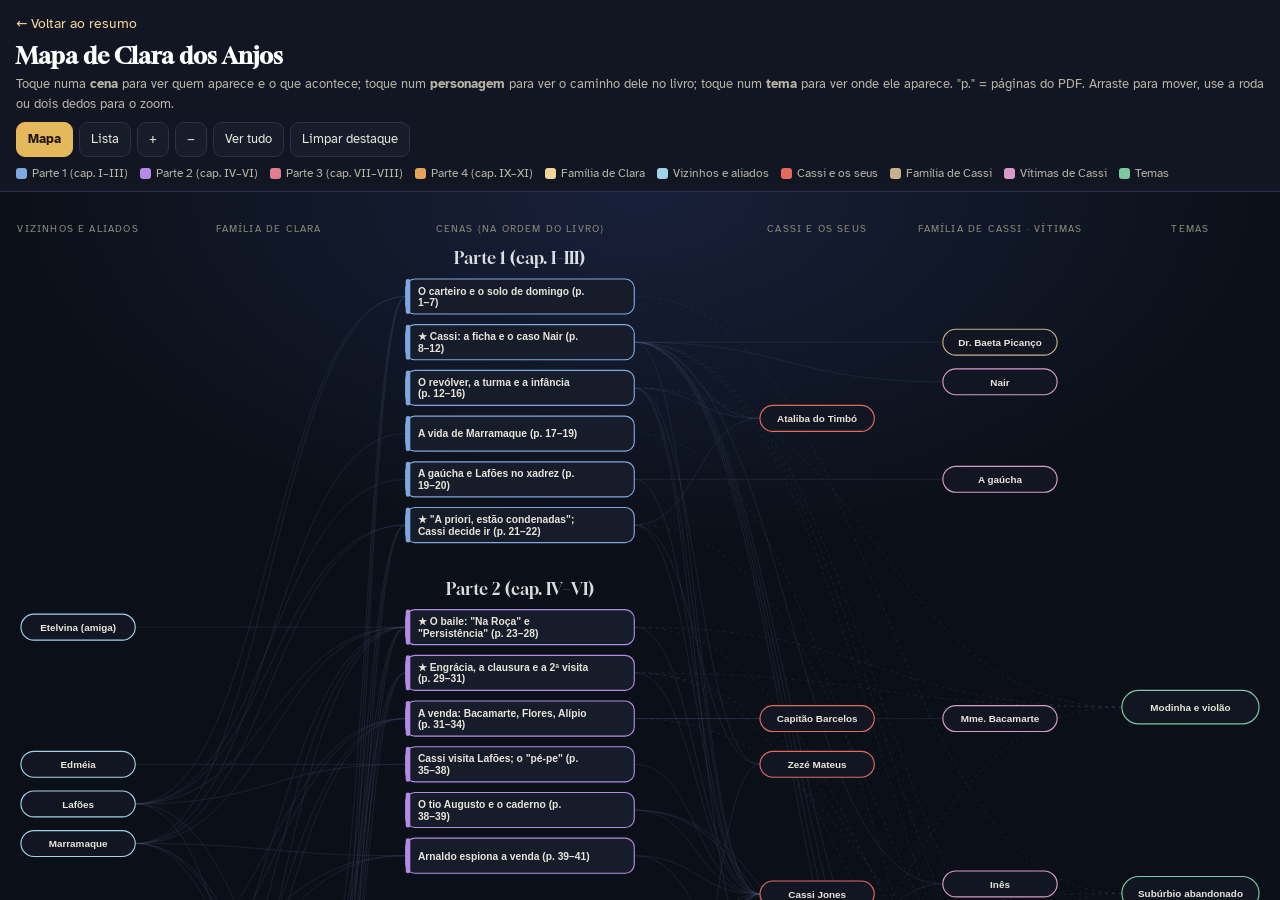
<file: mapa.html>
<!doctype html>
<html lang="pt-BR">
<head>
<meta charset="utf-8">
<meta name="viewport" content="width=device-width, initial-scale=1, viewport-fit=cover">
<meta name="description" content="Mapa mental interativo de Clara dos Anjos: personagens, cenas e temas ligados.">
<title>Mapa de Clara dos Anjos</title>
<link rel="preconnect" href="https://fonts.googleapis.com">
<link rel="preconnect" href="https://fonts.gstatic.com" crossorigin>
<link href="https://fonts.googleapis.com/css2?family=Gloock&family=Atkinson+Hyperlegible:wght@400;700&display=swap" rel="stylesheet">
<link rel="icon" href="img/favicon.svg" type="image/svg+xml">
<style>
:root{--bg:#0b1018;--bg2:#121623;--card:#171c2b;--card2:#1d2335;--line:#2a3148;--txt:#e9e4d8;--txt2:#b9b3a6;--muted:#8c8778;--ouro:#e6b85c;--ouro2:#f3d59a;
--p1:#7fa7e0;--p2:#b48ae6;--p3:#e27d8f;--p4:#e6a35c;--tema:#7cc8a0;--fam:#f3d59a;--ali:#9fd3e8;--cas:#e46a5c;--vit:#d99ac8;--fcas:#c8b08a;color-scheme:dark}
*{box-sizing:border-box}
html,body{margin:0;height:100%;background:var(--bg);color:var(--txt);font:15px/1.5 "Atkinson Hyperlegible",system-ui,sans-serif}
header{padding:12px 16px 8px;border-bottom:1px solid var(--line);background:var(--bg2)}
header a{color:var(--ouro2);text-decoration:none;font-size:.9rem}
h1{font-family:Gloock,Georgia,serif;font-size:1.5rem;margin:4px 0 2px;color:#fff}
.intro{margin:0;color:var(--txt2);font-size:.88rem}
.bar{display:flex;flex-wrap:wrap;gap:6px;margin-top:8px;align-items:center}
.bar button{font:inherit;font-size:.85rem;padding:7px 11px;border-radius:9px;border:1px solid var(--line);background:var(--card);color:var(--txt);cursor:pointer}
.bar button.on{background:var(--ouro);color:#1b1406;border-color:var(--ouro);font-weight:700}
.bar button:hover{border-color:var(--ouro)}
.leg{display:flex;flex-wrap:wrap;gap:6px 12px;margin-top:8px;font-size:.78rem;color:var(--txt2)}
.leg span{display:inline-flex;align-items:center;gap:5px;cursor:pointer}
.leg span.off{opacity:.35}
.leg i{width:11px;height:11px;border-radius:3px;display:inline-block}
#wrap{position:relative;height:calc(100% - 150px);min-height:420px}
#svg{width:100%;height:100%;display:block;touch-action:none;cursor:grab;background:radial-gradient(900px 500px at 50% 0%,#18203a 0%,transparent 70%)}
#svg.drag{cursor:grabbing}
.edge{fill:none;stroke:#4a5578;stroke-width:1.1;opacity:.28;transition:opacity .2s}
.edge.hi{opacity:1;stroke-width:2.2}
.node{cursor:pointer;transition:opacity .2s}
.node rect{stroke-width:1.5}
.node text{font-family:Inter,sans-serif;pointer-events:none}
.dim .node{opacity:.18}.dim .edge{opacity:.05}
.dim .node.hi{opacity:1}.dim .edge.hi{opacity:1}
.node.sel rect{stroke:#fff;stroke-width:3}
.plabel{font-family:Gloock,serif;font-size:22px;fill:#fff;opacity:.85}
.collabel{font-size:13px;fill:var(--muted);letter-spacing:.12em;text-transform:uppercase}
#painel{position:absolute;right:12px;top:12px;width:min(380px,calc(100% - 24px));max-height:calc(100% - 24px);overflow:auto;background:rgba(23,28,43,.97);border:1px solid var(--line);border-radius:16px;padding:14px 16px;box-shadow:0 20px 50px rgba(0,0,0,.5);display:none}
#painel.on{display:block}
#painel h2{font-family:Gloock,serif;font-size:1.25rem;margin:4px 0 4px;color:#fff}
#painel .tipo{font-size:.72rem;letter-spacing:.14em;text-transform:uppercase;color:var(--ouro)}
#painel .pg{color:var(--muted);font-size:.85rem}
#painel p{color:var(--txt2);margin:.5em 0}
#painel ul{padding-left:1.1em;margin:.3em 0}
#painel li button{all:unset;cursor:pointer;color:var(--ouro2)}
#painel li button:hover{text-decoration:underline}
#painel .abrir{display:inline-block;margin-top:8px;background:var(--ouro);color:#1b1406;font-weight:700;padding:8px 12px;border-radius:10px;text-decoration:none}
#painel .fechar{position:absolute;right:10px;top:8px;background:none;border:0;color:var(--txt2);font-size:1.4rem;cursor:pointer}
#lista{display:none;padding:14px 16px 60px;max-width:900px;margin:0 auto}
#lista h3{font-family:Gloock,serif;color:#fff;margin:18px 0 6px}
#lista .it{display:block;width:100%;text-align:left;font:inherit;background:var(--card);border:1px solid var(--line);border-left:4px solid var(--c);color:var(--txt);border-radius:10px;padding:9px 12px;margin:6px 0;cursor:pointer}
#lista .it small{color:var(--muted)}
#lista .it:hover{border-color:var(--ouro)}
@media(max-width:700px){#painel{top:auto;bottom:10px;max-height:55%}h1{font-size:1.2rem}.intro{font-size:.78rem}.bar button{padding:6px 9px;font-size:.8rem}.leg{flex-wrap:nowrap;overflow-x:auto;white-space:nowrap;padding-bottom:4px}}
</style>
</head>
<body>
<header>
  <a href="index.html">← Voltar ao resumo</a>
  <h1>Mapa de Clara dos Anjos</h1>
  <p class="intro">Toque numa <b>cena</b> para ver quem aparece e o que acontece; toque num <b>personagem</b> para ver o caminho dele no livro; toque num <b>tema</b> para ver onde ele aparece. "p." = páginas do PDF. Arraste para mover, use a roda ou dois dedos para o zoom.</p>
  <div class="bar">
    <button id="bMapa" class="on" type="button">Mapa</button>
    <button id="bLista" type="button">Lista</button>
    <button id="bMais" type="button" aria-label="Aumentar zoom">+</button>
    <button id="bMenos" type="button" aria-label="Diminuir zoom">−</button>
    <button id="bTudo" type="button">Ver tudo</button>
    <button id="bLimpa" type="button">Limpar destaque</button>
  </div>
  <div class="leg" id="leg"></div>
</header>
<div id="wrap">
  <svg id="svg" xmlns="http://www.w3.org/2000/svg" aria-label="Mapa mental de personagens, cenas e temas"><g id="cam"><g id="edges"></g><g id="labels"></g><g id="nodes"></g></g></svg>
  <aside id="painel" aria-live="polite"></aside>
</div>
<div id="lista"></div>

<script>
const GRUPOS = {
  p1:{nome:'Parte 1 (cap. I–III)',cor:'var(--p1)',hex:'#7fa7e0'},
  p2:{nome:'Parte 2 (cap. IV–VI)',cor:'var(--p2)',hex:'#b48ae6'},
  p3:{nome:'Parte 3 (cap. VII–VIII)',cor:'var(--p3)',hex:'#e27d8f'},
  p4:{nome:'Parte 4 (cap. IX–XI)',cor:'var(--p4)',hex:'#e6a35c'},
  fam:{nome:'Família de Clara',cor:'var(--fam)',hex:'#f3d59a'},
  ali:{nome:'Vizinhos e aliados',cor:'var(--ali)',hex:'#9fd3e8'},
  cas:{nome:'Cassi e os seus',cor:'var(--cas)',hex:'#e46a5c'},
  fcas:{nome:'Família de Cassi',cor:'var(--fcas)',hex:'#c8b08a'},
  vit:{nome:'Vítimas de Cassi',cor:'var(--vit)',hex:'#d99ac8'},
  tema:{nome:'Temas',cor:'var(--tema)',hex:'#7cc8a0'}
};

const CENAS = [
 {id:'s1',g:'p1',t:'O carteiro e o solo de domingo',pg:'p. 1–7',a:'cap1',star:0,p:['joaquim','engracia','clara','marramaque','lafoes'],
  d:'Joaquim, carteiro e flautista de Diamantina, sua casa no subúrbio, os "bíblias" da chácara. No solo debaixo do tamarineiro, Lafões propõe trazer Cassi ao aniversário e Marramaque explode: "semelhante pústula". Clara: "Quem seria esse Cassi?"'},
 {id:'s2',g:'p1',t:'Cassi: a ficha e o caso Nair',pg:'p. 8–12',a:'cap2',star:1,p:['cassi','salustiana','manuel','catarina','irene','nair','ines','baeta','ataliba'],
  d:'Quase dez defloramentos, a mãe que o livra por preconceito ("Mas é a sexta moça, Salustiana!"), o Lord Jones inventado. Nair seduzida por carta; a mãe dela se mata com lisol; o pai: "Quedê ele?". Cassi vai para o porão, com os galos de briga.'},
 {id:'s3',g:'p1',t:'O revólver, a turma e a infância',pg:'p. 12–16',a:'cap2',star:0,p:['cassi','ataliba','zeze','arnaldo'],
  d:'O irmão da normalista ameaça Cassi com um Smith & Wesson e ele recua (depois mente à turma). A turma: Timbó, Zezé Mateus, Franco Sousa, Arnaldo. Infância: Salesianos, canos de chumbo, aprendiz de tipógrafo. O método frio de sedução: "o violão e a modinha eram seus cúmplices".'},
 {id:'s4',g:'p1',t:'A vida de Marramaque',pg:'p. 17–19',a:'cap3',star:0,p:['marramaque'],
  d:'Caixeiro na roça, Casimiro de Abreu, Mendonça, a farmácia, a pequena imprensa abolicionista, o soneto de Aquiles Varejão. Justo, culto e leal.'},
 {id:'s5',g:'p1',t:'A gaúcha e Lafões no xadrez',pg:'p. 19–20',a:'cap3',star:0,p:['cassi','lafoes','gaucha'],
  d:'O marido maquinista mata a mulher e persegue Cassi, que foge descalço. No xadrez, Cassi ganha um cigarro de Lafões, que passa a achar que foi Cassi quem o soltou.'},
 {id:'s6',g:'p1',t:'"A priori, estão condenadas"; Cassi decide ir',pg:'p. 21–22',a:'cap3',star:1,p:['marramaque','clara','engracia','joaquim','lafoes','cassi','ataliba','zeze'],
  d:'Marramaque sabe do perigo para as moças "do nascimento e da cor" de Clara. "O que é que esse Cassi faz, padrinho?" "Não é de tua conta, bisbilhoteira!". Joaquim aceita Cassi uma vez. A turma: "torrão de açúcar". Cassi decide experimentar.'},
 {id:'s7',g:'p2',t:'O baile: "Na Roça" e "Persistência"',pg:'p. 23–28',a:'cap4',star:1,p:['clara','cassi','marramaque','joaquim','engracia','margarida','praxedes','meneses','lafoes','etelvina'],
  d:'Etelvina avisa: "Este homem não presta". Cassi entra (César Bórgia), canta "Na Roça" revirando os olhos e Clara entra em êxtase. Praxedes recita "A Lágrima". Marramaque recita "Persistência" olhando Cassi ("mas é que sou muito burro"). A Consciência; "Aquele boneco de engonço me paga". Engrácia proíbe Cassi; Clara chora.'},
 {id:'s8',g:'p2',t:'Engrácia, a clausura e a 2ª visita',pg:'p. 29–31',a:'cap5',star:1,p:['engracia','clara','joaquim','cassi'],
  d:'Engrácia passiva, de família de libertos; "superstição dos processos mecânicos". A teoria do amor das modinhas ("para ele não há obstáculos de raça"). Joaquim despacha Cassi: "Que é que manda nesta casa?". "Ele era branco; e ela, mulata. Mas que tinha isso?" O episódio do sal.'},
 {id:'s9',g:'p2',t:'A venda: Bacamarte, Flores, Alípio',pg:'p. 31–34',a:'cap5',star:0,p:['bacamarte','flores','alipio','nascimento','meneses','barcelos'],
  d:'Mme. Bacamarte, seduzida, casada à força, abandonada. Leonardo Flores: "Eu sou Leonardo Flores". Alípio conta toda a ficha de Cassi e fala do protetor Capitão Barcelos. Meneses decide "ir até o fim".'},
 {id:'s10',g:'p2',t:'Cassi visita Lafões; o "pé-pe"',pg:'p. 35–38',a:'cap6',star:0,p:['cassi','lafoes','edmeia'],
  d:'A "teoria" dos "dois corações que se amam". Edméia: "Principalmente aquele pé-pe". O narrador: Cassi não ama, quer a posse; "criminoso nato".'},
 {id:'s11',g:'p2',t:'O tio Augusto e o caderno',pg:'p. 38–39',a:'cap6',star:0,p:['cassi','manuel','salustiana'],
  d:'Manuel: "tudo é verdade". Cassi, embaixo da janela, se apavora com o caderno datilografado que circula. Pensa em vender os galos e fugir depois de "acabar a coisa".'},
 {id:'s12',g:'p2',t:'Arnaldo espiona a venda',pg:'p. 39–41',a:'cap6',star:0,p:['arnaldo','marramaque','alipio','nascimento','cassi'],
  d:'Mr. Persons cobra a capa roubada. Marramaque conta que recebeu o caderno e deu ao compadre: "Com uma boa garrucha" / "Ou revólver". Cassi: "Ainda não foi desta vez."'},
 {id:'s13',g:'p3',t:'A crônica do subúrbio',pg:'p. 42–44',a:'cap7a',star:1,p:[],
  d:'Barracos sem esgoto, bichos nas ruas ("Mimoso"!), brigas de vizinhas, o defunto esquecido, trens lotados, a Baixada. O governo cobra impostos e abandona. "O subúrbio é o refúgio dos infelizes."'},
 {id:'s14',g:'p3',t:'Cassi compra Meneses',pg:'p. 44–48',a:'cap7b',star:1,p:['cassi','praxedes','meneses'],
  d:'Praxedes conta que Meneses trata os dentes de Clara. A vida de Meneses. No Fagundes: "Estou com setenta anos e não sei o que fiz na vida". Cassi dá dez mil-réis por versos de Leonardo Flores.'},
 {id:'s15',g:'p3',t:'"Pois eu não vendo"',pg:'p. 49–53',a:'cap7c',star:1,p:['meneses','flores','castorina'],
  d:'A miséria da casa de Meneses. Ele gasta o dinheiro de Flores. Flores: "Nasci pobre, nasci mulato…" e recusa vender versos. Meneses sonha que está acorrentado.'},
 {id:'s16',g:'p3',t:'A dor de dente; Meneses chamado',pg:'p. 54–58',a:'cap8a',star:0,p:['clara','joaquim','engracia','margarida','meneses','nascimento'],
  d:'Joaquim confiante. "Clara era uma natureza amorfa, pastosa." Quem espalha o caderno é o marido de Nair. "Dentistas! (…) casa de perdição". Joaquim chama Meneses.'},
 {id:'s17',g:'p3',t:'As cartas por Meneses',pg:'p. 58–62',a:'cap8b',star:1,p:['meneses','cassi','clara','joaquim'],
  d:'Meneses faz os versos; Cassi sugere "por intermédio da filha" e escreve a "Dona Clara". Por um mês e tanto Meneses leva as cartas: "Contra a força não há resistência". O médico: "coisas da idade e do sexo". Niterói.'},
 {id:'s18',g:'p3',t:'A reunião e a carta de Clara',pg:'p. 62–63',a:'cap8c',star:1,p:['margarida','clara','engracia','joaquim','marramaque','lafoes','meneses','cassi'],
  d:'Margarida descobre ("Será possível?"). Marramaque: "não escolheria Clara, uma mulatinha pobre, filha de um simples carteiro". "Fresca amiga!" Clara escreve tudo a Cassi; Meneses entrega: "Para que viver tanto?".'},
 {id:'s19',g:'p3',t:'O assassinato de Marramaque',pg:'p. 64',a:'cap8c',star:1,p:['cassi','arnaldo','marramaque'],
  d:'"Vamos dar-lhe uma surra." Sábado de chuva, ladeira deserta: "Capenga, você vai apanhar". Morto a pauladas. "Ao seu jeito, foi um herói e um poeta."'},
 {id:'s20',g:'p4',t:'O ovo de Colombo e a investigação',pg:'p. 65–67',a:'cap9a',star:0,p:['marramaque','meneses','alipio','nascimento'],
  d:'Crime sem roubo nem motivo aparente. A última tarde de Marramaque desmontando a "mecânica" de Meneses. Os papéis: "Boninas e Sensitivas", o retrato de Eponina. O crime é esquecido.'},
 {id:'s21',g:'p4',t:'Culpa, medo e a fuga planejada',pg:'p. 67–70',a:'cap9b',star:0,p:['clara','meneses','cassi','arnaldo','zeze','salustiana','manuel','catarina','irene'],
  d:'Clara suspeita e perdoa ("ato de loucura" por amor). Meneses se sente cúmplice. Cassi sem remorso. Arnaldo no necrotério. A mentira do Mato Grosso; o pai: "Que vá para o diabo!".'},
 {id:'s22',g:'p4',t:'Cassi na cidade e Inês',pg:'p. 70–73',a:'cap9c',star:1,p:['cassi','ines'],
  d:'Fora do subúrbio Cassi "não era nada". Nos becos, Inês, a primeira vítima, o reconhece: o filho dele está na Detenção. Ele não sente nada.'},
 {id:'s23',g:'p4',t:'A mancha negra; a entrega',pg:'p. 74–76',a:'cap10a',star:1,p:['clara','cassi'],
  d:'Clara na janela vê a mancha negra perto do Cruzeiro: "Que será de mim, meu Deus?". Lembra a sedução ("Roma não se fez num dia"), a noite da chuva, o "torpor". Está grávida.'},
 {id:'s24',g:'p4',t:'A "Andotiva" e a noite na relva',pg:'p. 76–78',a:'cap10b',star:0,p:['meneses','flores','castorina','joaquim','lafoes'],
  d:'Joaquim abatido; fim do solo; Lafões transferido. Meneses e sua máquina sem rodas. Flores vê "verde no céu"; os dois dormem na relva.'},
 {id:'s25',g:'p4',t:'Meneses morre; Cassi fugiu',pg:'p. 79–81',a:'cap11a',star:1,p:['flores','meneses','praxedes','clara','engracia','joaquim'],
  d:'Discurso de Flores ao Sol. Praxedes: Cassi embarcou para São Paulo. Clara entende: "Porque era pobre e, além de pobre, mulata". Pensa em aborto. "Você pensa que todo doutor é inteligente?"'},
 {id:'s26',g:'p4',t:'Margarida descobre tudo',pg:'p. 81–82',a:'cap11b',star:0,p:['clara','margarida','engracia'],
  d:'O pedido de dinheiro e a mentira. "Clara, você não fala a verdade." A confissão; "Me perdoe, mamãe!".'},
 {id:'s27',g:'p4',t:'"Sua negra" e "Nós não somos nada"',pg:'p. 82–85',a:'cap11c',star:1,p:['clara','margarida','salustiana','manuel','catarina','irene','engracia'],
  d:'"Que se case comigo." "Que é que você diz, sua negra?" "A culpa é delas." Manuel pede perdão. No bonde, Clara entende seu lugar. "Mamãe! Nós não somos nada nesta vida."'}
];

const PESSOAS = [
 {id:'clara',g:'fam',t:'Clara dos Anjos',d:'17 anos, mulata, filha única do carteiro, criada presa e cheia de modinhas. Encanta-se com Cassi, troca cartas por Meneses, se entrega, engravida e é abandonada. No fim toma consciência: "Nós não somos nada nesta vida".',a:'p7'},
 {id:'joaquim',g:'fam',t:'Joaquim dos Anjos',d:'Carteiro, flautista e compositor, bom e confiante. Aceita Cassi uma vez e depois o despacha; chama Meneses para tratar a filha; paga o enterro de Meneses.',a:'p7'},
 {id:'engracia',g:'fam',t:'Engrácia',d:'A mãe passiva e devota, filha de libertos. Vigia e tranca a filha sem explicar. Odeia Cassi.',a:'p7'},
 {id:'marramaque',g:'ali',t:'Marramaque',d:'Padrinho de Clara, contínuo semiparalítico, ex-boêmio abolicionista. Desafia Cassi no baile, mostra o caderno, aconselha Joaquim. Assassinado a pauladas. "Herói e poeta".',a:'p7'},
 {id:'margarida',g:'ali',t:'Dona Margarida',d:'Viúva russa-alemã, trabalhadora e corajosa. Descobre o namoro e depois a gravidez; enfrenta Salustiana. Modelo de caráter e vontade.',a:'p7'},
 {id:'meneses',g:'ali',t:'Meneses',d:'"Doutor" sem diploma, dentista ambulante, bêbado e honesto até ser comprado por Cassi. Vira mensageiro das cartas. Morre na relva.',a:'p7'},
 {id:'flores',g:'ali',t:'Leonardo Flores',d:'Poeta mulato famoso e pobre, alcoólatra, com irmão louco. Recusa vender versos. Quase um autorretrato de Lima Barreto.',a:'p7'},
 {id:'castorina',g:'ali',t:'Dona Castorina',d:'Mulher de Flores, mulata pequena e resignada que sustenta a casa.',a:'p7'},
 {id:'lafoes',g:'ali',t:'Lafões',d:'Guarda das obras públicas, português ingênuo. Traz Cassi por gratidão (o xadrez). Acaba transferido e arrependido.',a:'p7'},
 {id:'edmeia',g:'ali',t:'Edméia',d:'Filha de Lafões, 12 anos. Conta a Cassi que o "pé-pe" não gosta dele.',a:'p7'},
 {id:'praxedes',g:'ali',t:'Praxedes',d:'"Doutor" sem diploma de cabeça enorme. Recita "A Lágrima"; revela que Meneses trata Clara e, no fim, que Cassi fugiu.',a:'p7'},
 {id:'nascimento',g:'ali',t:'Seu Nascimento',d:'Dono da venda, o "jornal falado" do bairro.',a:'p7'},
 {id:'alipio',g:'ali',t:'Alípio',d:'Rapaz delicado e curioso da venda; conta toda a ficha de Cassi e chama Arnaldo de "peste".',a:'p7'},
 {id:'etelvina',g:'ali',t:'Etelvina (amiga)',d:'Colega de Clara: "Clara, toma cuidado. Este homem não presta."',a:'p7'},
 {id:'cassi',g:'cas',t:'Cassi Jones',d:'Violeiro branco, quase 30 anos, sedutor de moças pobres, avarento, nunca trabalhou. Compra Meneses, mata Marramaque, seduz Clara e foge para São Paulo impune.',a:'p7'},
 {id:'arnaldo',g:'cas',t:'Arnaldo',d:'Ladrão de trem. Espiona a venda e é cúmplice no assassinato de Marramaque. Depois bebe com medo de ser preso.',a:'p7'},
 {id:'ataliba',g:'cas',t:'Ataliba do Timbó',d:'Imitador de Cassi, casado à força com Ernestina; levou guarda-chuvada de Dona Margarida. Conseguiu o modelo de carta que seduziu Nair.',a:'p7'},
 {id:'zeze',g:'cas',t:'Zezé Mateus',d:'Bêbado "imbecil" da turma, o único sem maldade.',a:'p7'},
 {id:'barcelos',g:'cas',t:'Capitão Barcelos',d:'Chefe político que protege Cassi em troca de capangagem eleitoral.',a:'p7'},
 {id:'salustiana',g:'fcas',t:'Dona Salustiana',d:'Mãe de Cassi, vaidosa (Lord Jones). Livra o filho, expulsou Inês grávida, chama Clara de "sua negra": "A culpa é delas".',a:'p7'},
 {id:'manuel',g:'fcas',t:'Manuel de Azevedo',d:'Pai de Cassi, honesto e severo. Tira o filho da mesa, confirma o caderno, e no fim pede perdão a Clara.',a:'p7'},
 {id:'catarina',g:'fcas',t:'Catarina',d:'Irmã de Cassi, professora de piano de Nair; sente-se culpada.',a:'p7'},
 {id:'irene',g:'fcas',t:'Irene',d:'Irmã normalista e severa: "é melhor que ele trabalhe".',a:'p7'},
 {id:'baeta',g:'fcas',t:'Dr. Baeta Picanço',d:'Tio médico do Exército; recebe Cassi em Guaratiba e o devolve.',a:'p7'},
 {id:'nair',g:'vit',t:'Nair',d:'Seduzida por carta; a mãe se suicida com lisol. Casa depois com o oficial que espalha o caderno.',a:'cap2'},
 {id:'ines',g:'vit',t:'Inês',d:'A primeira vítima, criada pela mãe de Cassi e expulsa grávida. Nos becos, com o filho de Cassi na Detenção.',a:'cap9c'},
 {id:'gaucha',g:'vit',t:'A gaúcha',d:'Casada, morta a tiros pelo marido que descobriu o caso com Cassi.',a:'cap3'},
 {id:'bacamarte',g:'vit',t:'Mme. Bacamarte',d:'Seduzida, casada à força, abandonada, prostituída. O futuro que Clara teme (não é vítima de Cassi, mas do mesmo sistema).',a:'cap5'}
];

const TEMAS = [
 {id:'t1',t:'Racismo e a mulher negra',a:'t-racismo',s:['s2','s6','s8','s18','s22','s25','s27'],d:'"A priori, estão condenadas"; "uma mulatinha pobre"; "sua negra". Clara é escolhida por ser pobre e mulata.'},
 {id:'t2',t:'Educação de Clara',a:'t-educacao',s:['s8','s16','s17','s27'],d:'Proteção sem preparo, sem profissão; "natureza amorfa, pastosa"; "educar o caráter, revestir-se de vontade".'},
 {id:'t3',t:'Modinha e violão',a:'t-modinha',s:['s3','s7','s8','s17'],d:'O amor romântico das modinhas cega Clara; o violão é "cúmplice" de Cassi.'},
 {id:'t4',t:'Impunidade e justiça de classe',a:'t-classe',s:['s2','s9','s19','s20','s25'],d:'Lei só para "miseráveis", proteção política, crime esquecido, fuga sem punição.'},
 {id:'t5',t:'Subúrbio abandonado',a:'t-suburbio',s:['s1','s13','s22'],d:'Impostos sem serviços; o subúrbio como "refúgio dos infelizes".'},
 {id:'t6',t:'Intelectuais fracassados',a:'t-fracassados',s:['s4','s15','s20','s24','s25'],d:'Marramaque, Meneses, Flores: talento desperdiçado pela pobreza.'},
 {id:'t7',t:'Bacharelismo e falsa fidalguia',a:'t-fachada',s:['s2','s7','s20','s25','s27'],d:'Praxedes, a "mecânica" de Meneses, o Lord Jones, "todo doutor é inteligente?".'},
 {id:'t8',t:'A mancha negra (símbolo)',a:'t-simbolos',s:['s23'],d:'A desonra e a exclusão de Clara no céu do Cruzeiro do Sul.'}
];
</script>
<script>
(function(){
const NS='http://www.w3.org/2000/svg';
const svg=document.getElementById('svg'), cam=document.getElementById('cam');
const gE=document.getElementById('edges'), gN=document.getElementById('nodes'), gL=document.getElementById('labels');
const painel=document.getElementById('painel');
const nodes={}, edges=[];
const SW=300, SH=46, CX=760, Y0=90, GAP=60;
// ---- posições das cenas
let y=Y0, lastG=null; const partY={};
CENAS.forEach(c=>{ if(c.g!==lastG){ y+= lastG?40:0; partY[c.g]=y-8; lastG=c.g; y+=34;} c.x=CX; c.y=y; y+=GAP; });
const H=y+40;
// ---- colunas de personagens
const COLX={fam:430,ali:180,cas:1150,fcas:1390,vit:1390};
function cenasDe(pid){return CENAS.filter(c=>c.p.includes(pid));}
PESSOAS.forEach(p=>{ const cs=cenasDe(p.id); p.cs=cs.map(c=>c.id); p.ty = cs.length? cs.reduce((a,c)=>a+c.y,0)/cs.length : Y0; p.x=COLX[p.g]; });
// vítimas embaixo da família de Cassi: deslocar
const cols={};
PESSOAS.forEach(p=>{ const k=(p.g==='vit'||p.g==='fcas')?'right2':p.g; (cols[k]=cols[k]||[]).push(p); });
Object.values(cols).forEach(list=>{ list.sort((a,b)=>a.ty-b.ty); let last=-1e9; list.forEach(p=>{ p.y=Math.max(p.ty,last+52); last=p.y; }); });
// temas na extrema direita
TEMAS.forEach((t,i)=>{ const ys=t.s.map(id=>CENAS.find(c=>c.id===id).y); t.ty=ys.reduce((a,b)=>a+b,0)/ys.length; t.x=1640; });
TEMAS.sort((a,b)=>a.ty-b.ty); { let last=-1e9; TEMAS.forEach(t=>{ t.y=Math.max(t.ty,last+70); last=t.y; }); }
const W=1860;

function el(tag,attrs,parent){const e=document.createElementNS(NS,tag); for(const k in attrs) e.setAttribute(k,attrs[k]); if(parent) parent.appendChild(e); return e;}
function wrap(txt,max){const w=txt.split(' '),out=[];let l='';w.forEach(x=>{ if((l+' '+x).trim().length>max){out.push(l.trim());l=x;} else l+=' '+x; }); if(l.trim())out.push(l.trim()); return out;}

// rótulos de coluna e de parte
[['Vizinhos e aliados',180],['Família de Clara',430],['Cenas (na ordem do livro)',CX],['Cassi e os seus',1150],['Família de Cassi · vítimas',1390],['Temas',1640]].forEach(([t,x])=>{ const e=el('text',{x:x,y:40,'text-anchor':'middle',class:'collabel'},gL); e.textContent=t; });
Object.entries(partY).forEach(([g,py])=>{ const e=el('text',{x:CX,y:py,'text-anchor':'middle',class:'plabel'},gL); e.textContent=GRUPOS[g].nome; });

// ---- arestas
function curva(x1,y1,x2,y2){const mx=(x1+x2)/2; return `M${x1},${y1} C${mx},${y1} ${mx},${y2} ${x2},${y2}`;}
PESSOAS.forEach(p=>{ p.cs.forEach(cid=>{ const c=CENAS.find(s=>s.id===cid); const left=p.x<CX; const x1=left?p.x+75:p.x-75; const x2=left?c.x-SW/2:c.x+SW/2; const path=el('path',{d:curva(x1,p.y,x2,c.y),class:'edge',stroke:GRUPOS[p.g].hex},gE); edges.push({a:p.id,b:cid,el:path}); }); });
TEMAS.forEach(t=>{ t.s.forEach(cid=>{ const c=CENAS.find(s=>s.id===cid); const path=el('path',{d:curva(t.x-90,t.y,c.x+SW/2,c.y),class:'edge',stroke:'#7cc8a0','stroke-dasharray':'4 5'},gE); edges.push({a:t.id,b:cid,el:path}); }); });

// ---- nós
function nodeBox(id,x,y,w,h,label,hex,kind,star){
  const g=el('g',{class:'node',tabindex:0,role:'button','aria-label':label,'data-id':id,transform:`translate(${x-w/2},${y-h/2})`},gN);
  el('rect',{width:w,height:h,rx:kind==='cena'?12:h/2,fill:kind==='cena'?'#171c2b':'#121623',stroke:hex},g);
  if(kind==='cena') el('rect',{width:6,height:h,rx:3,fill:hex},g);
  const lines=wrap((star?'★ ':'')+label, kind==='cena'?36:20);
  lines.slice(0,2).forEach((ln,i)=>{ const t=el('text',{x:kind==='cena'?16:w/2,y:h/2+(i-(Math.min(lines.length,2)-1)/2)*15+5,'font-size':kind==='cena'?13.5:13,fill:'#e9e4d8','text-anchor':kind==='cena'?'start':'middle','font-weight':kind==='cena'?600:600},g); t.textContent=ln; });
  g.addEventListener('click',e=>{e.stopPropagation(); seleciona(id);});
  g.addEventListener('keydown',e=>{ if(e.key==='Enter'||e.key===' '){e.preventDefault(); seleciona(id);} });
  nodes[id]={g};
}
CENAS.forEach(c=>nodeBox(c.id,c.x,c.y,SW,SH,c.t+'  ('+c.pg+')',GRUPOS[c.g].hex,'cena',c.star));
PESSOAS.forEach(p=>nodeBox(p.id,p.x,p.y,150,34,p.t,GRUPOS[p.g].hex,'pessoa'));
TEMAS.forEach(t=>nodeBox(t.id,t.x,t.y,180,44,t.t,'#7cc8a0','tema'));

// ---- seleção
const ALL={}; CENAS.forEach(c=>ALL[c.id]={...c,kind:'cena'}); PESSOAS.forEach(p=>ALL[p.id]={...p,kind:'pessoa'}); TEMAS.forEach(t=>ALL[t.id]={...t,kind:'tema',g:'tema'});
function vizinhos(id){const s=new Set([id]); edges.forEach(e=>{ if(e.a===id) s.add(e.b); if(e.b===id) s.add(e.a); }); return s;}
function seleciona(id,center){
  const viz=vizinhos(id); svg.classList.add('dim');
  Object.entries(nodes).forEach(([k,n])=>{ n.g.classList.toggle('hi',viz.has(k)); n.g.classList.toggle('sel',k===id); });
  edges.forEach(e=>e.el.classList.toggle('hi',e.a===id||e.b===id));
  mostra(id);
  if(center) centraEm(id);
}
function limpa(){ svg.classList.remove('dim'); Object.values(nodes).forEach(n=>n.g.classList.remove('hi','sel')); edges.forEach(e=>e.el.classList.remove('hi')); painel.classList.remove('on'); }
function nomeDe(id){ return ALL[id].t; }
function mostra(id){
  const n=ALL[id]; const G=GRUPOS[n.g]; let h='<button class="fechar" aria-label="Fechar">×</button>';
  if(n.kind==='cena'){
    h+=`<div class="tipo" style="color:${G.hex}">Cena · ${G.nome}</div><h2>${n.star?'★ ':''}${n.t}</h2><div class="pg">${n.pg}</div><p>${n.d}</p>`;
    if(n.p.length) h+='<p><b>Quem aparece:</b></p><ul>'+n.p.map(pid=>`<li><button data-go="${pid}">${nomeDe(pid)}</button></li>`).join('')+'</ul>';
    const ts=TEMAS.filter(t=>t.s.includes(id)); if(ts.length) h+='<p><b>Temas:</b></p><ul>'+ts.map(t=>`<li><button data-go="${t.id}">${t.t}</button></li>`).join('')+'</ul>';
    h+=`<a class="abrir" href="index.html#${n.a}">Abrir no resumo →</a>`;
  } else if(n.kind==='pessoa'){
    h+=`<div class="tipo" style="color:${G.hex}">Personagem · ${G.nome}</div><h2>${n.t}</h2><p>${n.d}</p>`;
    if(n.cs.length) h+='<p><b>Caminho no livro:</b></p><ul>'+n.cs.map(cid=>`<li><button data-go="${cid}">${ALL[cid].t}</button> <small>${ALL[cid].pg}</small></li>`).join('')+'</ul>';
    h+=`<a class="abrir" href="index.html#${n.a}">Abrir no resumo →</a>`;
  } else {
    h+=`<div class="tipo" style="color:#7cc8a0">Tema</div><h2>${n.t}</h2><p>${n.d}</p><p><b>Aparece em:</b></p><ul>`+n.s.map(cid=>`<li><button data-go="${cid}">${ALL[cid].t}</button> <small>${ALL[cid].pg}</small></li>`).join('')+`</ul><a class="abrir" href="index.html#${n.a}">Abrir no resumo →</a>`;
  }
  painel.innerHTML=h; painel.classList.add('on'); painel.scrollTop=0;
  painel.querySelector('.fechar').onclick=limpa;
  painel.querySelectorAll('[data-go]').forEach(b=>b.onclick=()=>{ if(lista.style.display==='block') return; seleciona(b.dataset.go,true); });
}

// ---- câmera (pan / zoom)
let tx=0,ty=0,sc=1;
function aplica(){ cam.setAttribute('transform',`translate(${tx},${ty}) scale(${sc})`); }
function ajustaLargura(){ const r=svg.getBoundingClientRect(); if(r.width<700){ verTudo(); return; } sc=Math.min(1.1,r.width/1680); tx=(r.width-1625*sc)/2 - 105*sc; ty=10; aplica(); }
function verTudo(){ const r=svg.getBoundingClientRect(); sc=Math.min(r.width/W, r.height/H)*0.98; if(r.width<700) sc=Math.max(sc, r.width/ (W*0.62)); tx=(r.width-W*sc)/2; ty=10; if(r.width<700){ tx= r.width/2 - CX*sc; } aplica(); }
function zoom(f,cx,cy){ const r=svg.getBoundingClientRect(); cx=cx??r.width/2; cy=cy??r.height/2; const ns=Math.min(3,Math.max(0.15,sc*f)); tx=cx-(cx-tx)*(ns/sc); ty=cy-(cy-ty)*(ns/sc); sc=ns; aplica(); }
function centraEm(id){ const n=ALL[id]; const r=svg.getBoundingClientRect(); if(sc<0.6) sc=0.6; tx=r.width/2-n.x*sc; ty=r.height/3-n.y*sc; aplica(); }
const pts=new Map(); let lastDist=0, moved=false;
svg.addEventListener('pointerdown',e=>{ svg.setPointerCapture(e.pointerId); pts.set(e.pointerId,{x:e.clientX,y:e.clientY}); moved=false; svg.classList.add('drag'); });
svg.addEventListener('pointermove',e=>{ if(!pts.has(e.pointerId)) return; const p=pts.get(e.pointerId);
  if(pts.size===1){ const dx=e.clientX-p.x, dy=e.clientY-p.y; if(Math.abs(dx)+Math.abs(dy)>3) moved=true; tx+=dx; ty+=dy; aplica(); }
  pts.set(e.pointerId,{x:e.clientX,y:e.clientY});
  if(pts.size===2){ const [a,b]=[...pts.values()]; const d=Math.hypot(a.x-b.x,a.y-b.y); const r=svg.getBoundingClientRect(); if(lastDist) zoom(d/lastDist,(a.x+b.x)/2-r.left,(a.y+b.y)/2-r.top); lastDist=d; moved=true; }
});
function up(e){ pts.delete(e.pointerId); if(pts.size<2) lastDist=0; if(!pts.size) svg.classList.remove('drag'); }
svg.addEventListener('pointerup',up); svg.addEventListener('pointercancel',up);
svg.addEventListener('click',e=>{ if(!moved && e.target===svg) limpa(); });
svg.addEventListener('wheel',e=>{ e.preventDefault(); const r=svg.getBoundingClientRect(); zoom(e.deltaY<0?1.12:1/1.12,e.clientX-r.left,e.clientY-r.top); },{passive:false});
// cliques em nós não devem iniciar pan "arrastado"
gN.addEventListener('pointerdown',e=>e.stopPropagation());

document.getElementById('bMais').onclick=()=>zoom(1.25);
document.getElementById('bMenos').onclick=()=>zoom(1/1.25);
document.getElementById('bTudo').onclick=verTudo;
document.getElementById('bLimpa').onclick=limpa;

// ---- legenda (filtro)
const leg=document.getElementById('leg');
Object.entries(GRUPOS).forEach(([k,g])=>{ const s=document.createElement('span'); s.innerHTML=`<i style="background:${g.hex}"></i>${g.nome}`; s.title='Mostrar/esconder'; s.onclick=()=>{ s.classList.toggle('off'); const off=s.classList.contains('off');
  Object.entries(ALL).forEach(([id,n])=>{ if(n.g===k){ nodes[id].g.style.display=off?'none':''; edges.forEach(e=>{ if(e.a===id||e.b===id) e.el.style.display=off?'none':''; }); } }); }; leg.appendChild(s); });

// ---- modo lista
const lista=document.getElementById('lista'), wrapEl=document.getElementById('wrap');
function montaLista(){
  let h='';
  ['p1','p2','p3','p4'].forEach(g=>{ h+=`<h3>${GRUPOS[g].nome}</h3>`; CENAS.filter(c=>c.g===g).forEach(c=>{ h+=`<button class="it" style="--c:${GRUPOS[g].hex}" data-id="${c.id}">${c.star?'★ ':''}<b>${c.t}</b> <small>${c.pg}</small></button>`; }); });
  ['fam','ali','cas','fcas','vit'].forEach(g=>{ h+=`<h3>${GRUPOS[g].nome}</h3>`; PESSOAS.filter(p=>p.g===g).forEach(p=>{ h+=`<button class="it" style="--c:${GRUPOS[g].hex}" data-id="${p.id}"><b>${p.t}</b> <small>${p.cs.length} cena(s)</small></button>`; }); });
  h+='<h3>Temas</h3>'; TEMAS.forEach(t=>{ h+=`<button class="it" style="--c:#7cc8a0" data-id="${t.id}"><b>${t.t}</b></button>`; });
  lista.innerHTML=h;
  lista.querySelectorAll('.it').forEach(b=>b.onclick=()=>{ modo('mapa'); seleciona(b.dataset.id,true); });
}
function modo(m){ const mapa=m==='mapa'; wrapEl.style.display=mapa?'':'none'; lista.style.display=mapa?'none':'block'; document.getElementById('bMapa').classList.toggle('on',mapa); document.getElementById('bLista').classList.toggle('on',!mapa); if(mapa) requestAnimationFrame(()=>{ if(!wrapEl.dataset.ok){ajustaLargura(); wrapEl.dataset.ok=1;} }); }
document.getElementById('bMapa').onclick=()=>modo('mapa');
document.getElementById('bLista').onclick=()=>modo('lista');
montaLista();

function ajustaAltura(){ const hh=document.querySelector('header').offsetHeight; wrapEl.style.height=`calc(100% - ${hh}px)`; }
window.addEventListener('resize',()=>{ajustaAltura();});
ajustaAltura(); ajustaLargura(); wrapEl.dataset.ok=1;
function porHash(){ const q=decodeURIComponent(location.hash.slice(1)); if(ALL[q]) seleciona(q,true); }
window.addEventListener('hashchange',porHash); porHash();
})();
</script>
</body>
</html>
</file>
